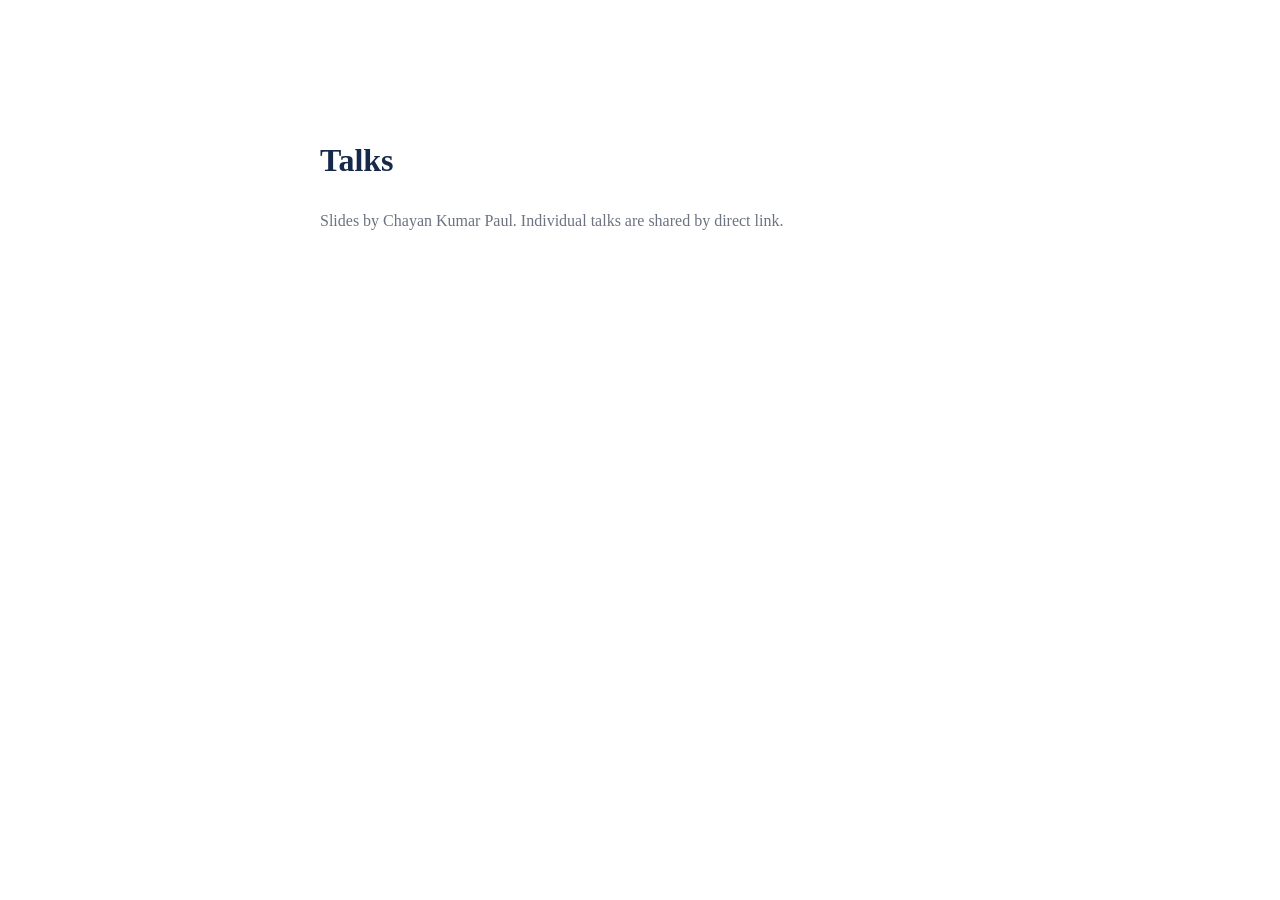
<file: index.html>
<!doctype html>
<html lang="en"><head><meta charset="utf-8"><meta name="robots" content="noindex, nofollow">
<meta name="viewport" content="width=device-width, initial-scale=1"><title>Talks — C. K. Paul</title>
<style>body{font-family:Georgia,serif;color:#16294A;max-width:640px;margin:15vh auto;padding:0 20px;line-height:1.6}p{color:#6B7280}</style></head>
<body><h1>Talks</h1><p>Slides by Chayan Kumar Paul. Individual talks are shared by direct link.</p></body></html>
</file>
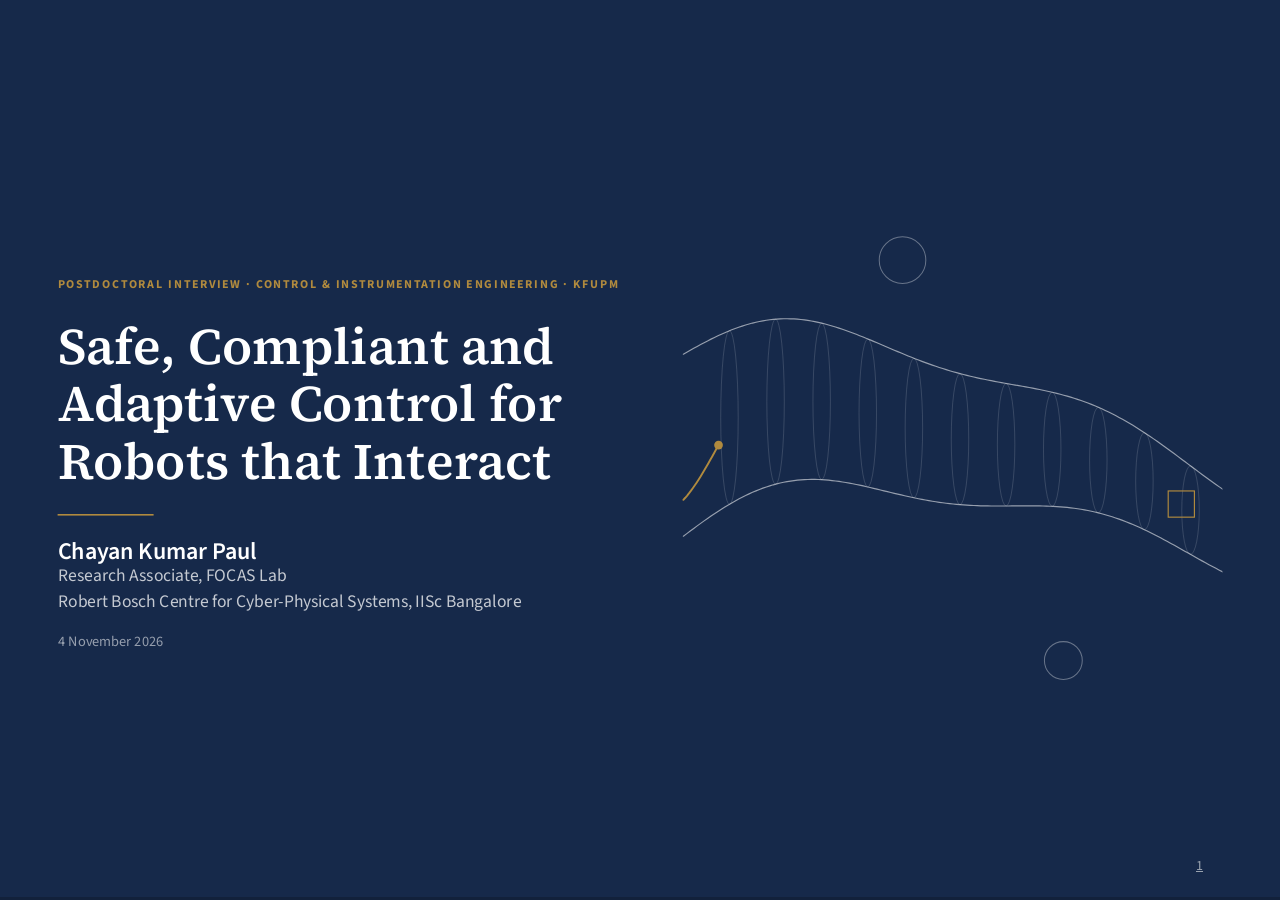
<file: kfupm-2026/index.html>
<!doctype html>
<html lang="en">
<head>
<meta charset="utf-8">
<meta name="viewport" content="width=device-width, initial-scale=1">
<meta name="robots" content="noindex, nofollow">
<title>Safe, Compliant and Adaptive Control for Robots that Interact — C. K. Paul</title>
<link rel="stylesheet" href="../vendor/reveal/reset.css">
<link rel="stylesheet" href="../vendor/reveal/reveal.css">
<link rel="stylesheet" href="../vendor/katex/katex.min.css">
<link rel="stylesheet" href="css/theme.css">
</head>
<body>
<div class="reveal">
<div class="slides">

<!-- ============================ TITLE ============================ -->
<section data-background-color="#16294A" data-nofooter>
  <div class="dark" style="display:grid;grid-template-columns:1.05fr .95fr;height:100%;align-items:center;">
    <div>
      <div class="kicker">Postdoctoral interview · Control &amp; Instrumentation Engineering · KFUPM</div>
      <h1 style="margin-top:34px;">Safe, Compliant and Adaptive Control for Robots that Interact</h1>
      <div class="goldrule"></div>
      <div class="who">Chayan Kumar Paul</div>
      <div class="aff">Research Associate, FOCAS Lab<br>Robert Bosch Centre for Cyber-Physical Systems, IISc Bangalore</div>
      <div class="date">4 November 2026</div>
    </div>
    <div id="fig-title" style="height:100%;"></div>
  </div>
  <aside class="notes">Thank the panel. One-sentence pitch: I design controllers that let robots yield to people while provably never violating safety, with explicit time guarantees. (~20 s)</aside>
</section>

<!-- ============================ BACKGROUND ============================ -->
<section class="center-y">
  <div class="kicker">Profile</div>
  <h2>Background</h2>
  <div class="cols" style="grid-template-columns:1.1fr .9fr;gap:56px;align-items:stretch;">
    <div class="stack cv">
      <div><span class="label">Current · 2026–</span><b>Research Associate, FOCAS Lab, IISc Bangalore</b><span>Robert Bosch Centre for Cyber-Physical Systems, with Dr. Pushpak Jagtap: spatiotemporal tubes and funnel-based interaction control. Mentoring a PhD student and a research intern.</span></div>
      <div><span class="label">PhD · 2020–2026</span><b>Electrical Engineering, IIT Delhi</b><span><em>Safe and Compliant Adaptive Control Strategies for Human–Robot Interaction</em> · Advisor: Prof. Indra Narayan Kar</span></div>
      <div><span class="label">B.Tech · 2015–2019</span><b>Electrical Engineering, IIEST Shibpur</b></div>
    </div>
    <div class="pmrf">
      <span class="label">Fellowship</span>
      <div class="big">Prime Minister’s Research Fellow</div>
      <div class="yrs">2022–2026 · Ministry of Education, Government of India</div>
      <ul>
        <li>India’s most competitive doctoral fellowship; funded the full PhD, hardware and conference travel</li>
        <li><b>Recommended with commendation</b> at the 2024 national PMRF review</li>
        <li>PMRF teaching: discrete-time control at NIT Jalandhar; electrical and electronics at DSEU; outreach with Science for Rural India</li>
      </ul>
    </div>
  </div>
  <div class="stats">
    <div><span class="n">3</span><span class="t">journal articles<br>(IJSS ×2, IJHCI)</span></div>
    <div><span class="n">6</span><span class="t">under review<br>(4 journal + 2 conference)</span></div>
    <div><span class="n">2</span><span class="t">conference papers<br>(IEEE CoDIT, IFAC ACODS)</span></div>
    <div><span class="n">2</span><span class="t">controllers validated<br>on hardware</span></div>
  </div>
  <aside class="notes">PhD at IIT Delhi (defended July 2026) as a Prime Minister's Research Fellow, recommended with commendation in the 2024 review; now RA at FOCAS Lab, IISc. Skim the numbers. (~50 s)</aside>
</section>

<!-- ============================ THEME ============================ -->
<section class="center-y">
  <div class="kicker">Research question</div>
  <h2 class="rq">How can a robot <b>yield to people</b> while <b>provably staying safe</b>?</h2>
  <p class="muted" style="margin:-6px 0 0;">With limited model knowledge, and with guarantees that come with a deadline. Three capabilities, each with a mathematical certificate:</p>
  <div class="cols c3" style="margin-top:34px;">
    <div class="fragment"><div class="rule"></div><div class="num">01</div><h3 style="margin-top:8px;">Learn</h3>
      <p>Identify unknown parameters <strong>in fixed time</strong>, from initial rather than persistent excitation.</p>
      <p class="xsmall muted"><em>Certificate:</em> explicit settling-time bound $\mathcal{T}_{\max}$</p></div>
    <div class="fragment"><div class="rule"></div><div class="num">02</div><h3 style="margin-top:8px;">Constrain</h3>
      <p>Never leave the safe set — <strong>even while yielding</strong> to the human.</p>
      <p class="xsmall muted"><em>Certificate:</em> forward invariance; recursive feasibility</p></div>
    <div class="fragment"><div class="rule"></div><div class="num">03</div><h3 style="margin-top:8px;">Estimate</h3>
      <p>Reconstruct <strong>unmeasured states</strong>, treating the human force as an unknown input.</p>
      <p class="xsmall muted"><em>Certificate:</em> contraction ⇒ exponential convergence</p></div>
  </div>
  <p class="quote center fragment" style="margin-top:56px;">Separate what must be guaranteed from what can be learned — and prove both.</p>
  <aside class="notes">Read the question once. Then three capabilities, each with a certificate: learn (Ch. 3 & 5), constrain (Ch. 4 & 5, tubes), estimate (Ch. 6). (~1 min)</aside>
</section>

<!-- ============================ PROBLEM ============================ -->
<section>
  <div class="kicker">Motivation</div>
  <h2>Compliance and safety under uncertainty</h2>
  <div class="cols c46" style="gap:40px;">
    <div class="stack">
      <div>
        <span class="label">Intuition: what impedance control does</span>
        <div id="fig-imp"></div>
      </div>
      <div class="panel">
        <span class="label">Task-space dynamics and target impedance</span>
        $$\begin{aligned} M_p(q)\ddot p + C_p(q,\dot q)\dot p + G_p(q) &= J^{\dagger\top}(q)\,\tau + f_{ext}\\ M\ddot e + D\dot e + K e &= f_{ext},\qquad e = p-p_d \end{aligned}$$
      </div>
    </div>
    <div class="stack">
      <div style="display:grid;grid-template-columns:1fr 1fr;gap:12px;">
        <img src="figures/motiv_surgery.jpg" alt="Surgical robots" style="height:150px;object-fit:cover;width:100%;">
        <img src="figures/motiv_warehouse.jpg" alt="Collaborative robot in a warehouse" style="height:150px;object-fit:cover;width:100%;">
      </div>
      <div>
      <table class="cmp">
        <tr><th></th><th>Model-free</th><th>Parameter<br>convergence</th><th>Explicit<br>time</th><th>Hard<br>safety</th></tr>
        <tr><td>Classical impedance</td><td class="no">×</td><td class="na">–</td><td class="na">–</td><td class="no">×</td></tr>
        <tr><td>Adaptive impedance</td><td class="yes">✓</td><td>PE only</td><td class="no">×</td><td class="no">×</td></tr>
        <tr><td>Invariance control</td><td class="no">×</td><td class="na">–</td><td class="na">–</td><td class="yes">✓</td></tr>
        <tr><td>CBF / MPC based</td><td class="no">×</td><td class="na">–</td><td class="na">–</td><td class="yes">✓</td></tr>
        <tr><td>BLF / PPC admittance</td><td class="yes">✓</td><td class="no">×</td><td class="no">×</td><td class="yes">✓<sup>†</sup></td></tr>
        <tr class="ours fragment"><td>This work</td><td>✓</td><td>✓</td><td>✓</td><td>✓</td></tr>
      </table>
      <p class="xsmall muted" style="margin-top:6px;">† conservative: bounds tied to the barrier construction rather than the task. “Model-free”: unknown parameters with known regressor structure.</p>
      </div>
    </div>
  </div>
  <div class="key fragment" style="margin-top:22px;"><strong>The gap.</strong> No single framework delivered compliance, parameter convergence in bounded time and hard state constraints — together, under model uncertainty and disturbances.</div>
  <aside class="notes">Exact cancellation needs M_p, C_p, G_p; hard limits on position/velocity; full state and force rarely measured. Reveal "this work" row, then the gap. (~1 min)</aside>
</section>

<!-- ============================ C1 ============================ -->
<section>
  <div class="kicker">PhD research · 1 of 4<span class="pubtag">Under review · European Journal of Control · with Inria</span></div>
  <h2>Fixed-time adaptive impedance control</h2>
  <div class="cols c2">
    <div class="stack">
      <div class="panel">
        <span class="label">Design</span>
        $$\begin{aligned}
        M(\dot v+\lambda v)&=M\ddot e+D\dot e+Ke-f_{ext}\\
        \tau&=J^{\top}\!\big(\Phi\hat\Theta-f_{ext}-k_1\lceil v\rfloor^{1-\alpha}-k_2\lceil v\rfloor^{1+\alpha}\big)\\
        \dot{\hat\Theta}&=\Gamma\Phi^{\top}v+\Gamma\textstyle\sum_{j\in\{F,IF\}}\big(\lceil\varepsilon_j\rfloor^{1-\alpha}+\lceil\varepsilon_j\rfloor^{1+\alpha}\big)
        \end{aligned}$$
        <p class="xsmall muted" style="margin:0;">$\lceil x\rfloor^{a}=|x|^{a}\operatorname{sign}(x)$ elementwise, $\alpha\in(0,1)$; $\varepsilon_j$: prediction errors of filtered regressors.</p>
      </div>
      <div class="key fragment">
        <strong>Theorem.</strong> If the filtered regressor is initially exciting on $[0,T]$, then for every initial condition
        $$v(t)=0,\quad \tilde\Theta(t)=0\qquad \forall\,t\ge \mathcal{T}_{\max}=T+\frac{\pi}{\alpha\sqrt{\gamma_3\gamma_4}}.$$
      </div>
    </div>
    <div class="stack">
      <div id="fig-peie"></div>
      <div class="fragment">
        <img src="figures/plot_c1_params.svg" alt="Parameter estimates" style="width:64%;margin:0 auto;">
        <p class="caption">Two-link simulation: all five estimates settle well inside $\mathcal{T}_{\max}=12.3$ s.<br>Hardware (Quanser SRV02): $\mathcal{T}_{\max}=39.7$ s, smooth and bounded input.</p>
      </div>
    </div>
  </div>
  <div class="hl3" style="margin-top:18px;">
    <div><b><i>01</i>Initial, not persistent, excitation</b>Excite only on $[0,T]$; contact then goes quasi-static.</div>
    <div><b><i>02</i>A deadline known in advance</b>Set by gains and excitation, not by the initial state.</div>
    <div><b><i>03</i>Smooth, and on hardware</b>No chattering; on the SRV02, settled within 39.7 s.</div>
  </div>
  <aside class="notes">Impedance filter turns the target relation into regulation of v. Key point: initial, not persistent, excitation — realistic for contact tasks. Bound independent of initial conditions given the excitation level. (~1:45)</aside>
</section>

<!-- ============================ C2 ============================ -->
<section>
  <div class="kicker">PhD research · 2 of 4<span class="pubtag">Int. J. Human–Computer Interaction (2026) · IEEE CoDIT (2024)</span></div>
  <h2>Safety in admittance control by reference shaping</h2>
  <div class="cols" style="grid-template-columns:1fr 1fr;gap:40px;align-items:center;">
    <div class="panel">
      <span class="label">Theory: switched reference model and invariance function</span>
      $$\dot E_r = A_{\sigma}E_r+B_a f_{ext},\qquad \sigma\in\{\text{compliant},\,\text{stiff}\}$$
      $$\Phi(E_r)=\begin{cases} h, & \dot h\le 0\\[2pt] h+\dfrac{\dot h^{2}}{2\gamma}, & \text{otherwise}\end{cases}\qquad \mathcal{G}_1\oplus\mathcal{D}\subseteq\mathcal{S}_r$$
      <p class="xsmall muted" style="margin:0;">Safe set $\{h\le 0\}$; $\Phi\le0$ ⇔ the braking distance at deceleration $\gamma$ fits before the boundary. $\mathcal{G}_1=\{\Phi\le 0\}$ invariant; MRAC error bound $\mathcal D$.</p>
    </div>
    <div><span class="label">Intuition: the same push, two references</span><div id="fig-refshape"></div></div>
  </div>
  <div class="cols" style="grid-template-columns:1fr 1fr .62fr;gap:30px;align-items:center;margin-top:22px;border-top:1px solid var(--line);padding-top:18px;">
    <img src="figures/hw_srv02_admittance.jpg" alt="Quanser SRV02 hardware" style="width:100%;max-height:290px;object-fit:contain;">
    <img src="figures/plot_c2_track.svg" alt="Hardware tracking with limits" style="width:100%;max-height:290px;object-fit:contain;">
    <div class="stack">
      <span class="label">Hardware and result</span>
      <p class="small" style="margin:0;">The operator pushes the link both ways ($|f_{ext}|\lesssim2$ N): the link <strong>complies</strong> but <strong>never crosses the limits</strong>. No barrier terms in the control law.</p>
    </div>
  </div>
  <aside class="notes">Theory on the left, intuition on the right: naive admittance crosses the boundary; the shaped reference stiffens before Φ reaches 0. No barrier terms in the control law. Note: Φ uses +ḣ²/2γ (braking distance). (~1:30)</aside>
</section>

<!-- ============================ C3 ============================ -->
<section>
  <div class="kicker">PhD research · 3 of 4<span class="pubtag">In revision · IEEE Transactions on Automation Science and Engineering</span></div>
  <h2>Fixed-time adaptation with tube MPC</h2>
  <div class="cols c64">
    <div class="stack">
      <div id="fig-tubempc"></div>
    </div>
    <div class="stack">
      <img src="figures/plot_c3_wall.svg" alt="Impedance along X with a wall" style="width:92%;margin:0 auto;">
      <img src="figures/plot_c3_y.svg" alt="Tracking along Y" style="width:92%;margin:0 auto;">
      <p class="caption">Simultaneously: compliant contact with a wall along $X$ (top) and accurate tracking along $Y$, with the $Y$-channel constraint enforced (bottom).</p>
    </div>
  </div>
  <aside class="notes">Contact direction: fixed-time impedance. Other directions: tube MPC on a linear prediction model (A_d = e^{-λT_s} I). Click: after T_max the parametric part of the disturbance set vanishes, so the tube shrinks — less conservative. Recursive feasibility via shifted sequence. (~1:30)</aside>
</section>

<!-- ============================ C4 ============================ -->
<section>
  <div class="kicker">PhD research · 4 of 4<span class="pubtag">Int. J. Systems Science (2025)</span></div>
  <h2>Unknown-input dynamic observer via contraction</h2>
  <div class="cols c334">
    <div class="stack">
      <img src="figures/flexible_joint.jpg" alt="Flexible joint">
      <p class="small muted">Flexible joints give inherent compliance, but link-side states are hard to measure and the human force is unknown.</p>
    </div>
    <div class="stack">
      <div class="panel"><span class="label">Model</span>
        $$\dot x=Ax+g(y,u)+\phi(x)+F\,d,\qquad y=Cx$$
        <p class="xsmall muted" style="margin:0;">$d$: the human force, unknown and not measured.</p></div>
      <div><span class="label">How the observer works</span>
        <ol class="steps3">
          <li><b>Cancel the unknown push.</b> A matrix $T$ with $TF=0$ removes $d$ from the dynamics.</li>
          <li><b>Add extra observer states.</b> More design freedom; proportional and PI observers are special cases.</li>
          <li><b>Certify with contraction.</b> One LMI gives exponential convergence from any initial guess.</li>
        </ol></div>
    </div>
    <div class="stack">
      <img src="figures/plot_c4_err.svg" alt="Estimation error" style="width:100%;">
      <img src="figures/plot_c4_state.svg" alt="State comparison" style="width:100%;">
      <p class="caption">Error within an exponential envelope; faster than a proportional UI observer (simulation).</p>
    </div>
  </div>
  <div class="key" style="margin-top:24px;"><strong>Result:</strong> link-side states recovered <strong>without a force sensor</strong>, exponentially fast, from any initial guess.</div>
  <aside class="notes">Extra observer states (X,Y,S) enlarge the LMI feasible set; proportional / PI observers are special cases. (~1 min)</aside>
</section>

<!-- ============================ STT ============================ -->
<section>
  <div class="kicker">Current work · FOCAS Lab, IISc</div>
  <h2>Spatiotemporal tubes for safe task-space control</h2>
  <div class="cols" style="grid-template-columns:1.3fr .62fr .88fr;gap:28px;align-items:center;">
    <div id="fig-stt-t"></div>
    <div id="fig-stt-w"></div>
    <div class="clip">
      <video data-autoplay muted loop playsinline preload="auto" poster="media/fr3_tracking.jpg" src="media/fr3_tracking.mp4"></video>
      <span class="tag">Franka FR3</span>
      <p class="caption" style="margin-top:8px;">Tracking a target moved by hand (4× speed).</p>
    </div>
  </div>
  <div class="hl3 big" style="margin-top:34px;">
    <div><b><i>1</i>Draw a corridor in space and time</b>A tube $\Gamma(t)=\{p:\gamma_L(t)&lt;p&lt;\gamma_U(t)\}$ says where the end effector may be at every instant.</div>
    <div><b><i>2</i>Bend it around danger</b>The tube avoids moving obstacles $\mathcal{O}(t)$ and singular arm configurations, and reaches the target on time.</div>
    <div><b><i>3</i>Stay inside, in closed form</b>An approximation-free law keeps $p(t)\in\Gamma(t)$ for all $t$: no model learning, no online optimisation.</div>
  </div>
  <p class="quote center" style="margin-top:34px;">Safety is decided when the tube is drawn; the controller only has to stay inside it.</p>
  <aside class="notes">Animation: the time cursor and the arm move together; the tube excludes the moving obstacle and the near-singular band (stretched/folded arm). Concept-level only — under double-blind review. (~1:20)</aside>
</section>

<!-- ============================ FUNNEL ============================ -->
<section>
  <div class="kicker">Current work · FOCAS Lab, IISc</div>
  <h2>Funnel-based interaction control</h2>
  <div class="cols" style="grid-template-columns:.9fr 1.1fr;gap:36px;align-items:center;">
    <div id="fig-funnel"></div>
    <div class="panel"><span class="label">Idea</span>
      <p style="margin:0;">Keep the error inside a shrinking funnel, $\|e(t)\|&lt;\varphi(t)$:</p>
      $$u=-\frac{k}{1-\|e\|^{2}/\varphi(t)^{2}}\;e$$
      <p class="xsmall muted" style="margin:0;">No model, no estimation; the gain rises only near the edge.</p>
    </div>
  </div>
  <div class="cols" style="grid-template-columns:1.5fr .7fr;gap:32px;margin-top:18px;align-items:start;">
    <div>
      <span class="label">The challenge in physical interaction</span>
      <div class="chips four">
        <span><i>01</i>Unknown push → gain spikes</span>
        <span><i>02</i>Tight funnel → stiff robot</span>
        <span><i>03</i>Noise amplified near the edge</span>
        <span><i>04</i>Stability with a human is not automatic</span>
      </div>
    </div>
    <div class="clip">
      <video data-autoplay muted loop playsinline preload="auto" poster="media/fr3_peg.jpg" src="media/fr3_peg.mp4"></video>
      <span class="tag">Franka FR3</span>
      <p class="caption" style="margin-top:8px;">Contact-rich peg insertion (3× speed).</p>
    </div>
  </div>
  <div class="key" style="margin-top:14px;">Tubes give <strong>safety</strong>, funnels give <strong>interaction performance</strong>, fixed-time tools give the <strong>deadlines</strong>.</div>
  <aside class="notes">Funnel bounds a tracking/interaction error; STT bounds the state directly. Both closed-form. (~1 min)</aside>
</section>

<!-- ============================ PUBLICATIONS ============================ -->
<section>
  <div class="kicker">Track record</div>
  <h2>Publications</h2>
  <div class="cols" style="grid-template-columns:1fr 1fr;gap:44px;">
    <div class="pubs">
      <span class="label">Journal articles</span>
      <div class="row"><div><strong>C. K. Paul</strong>, B. S. Dey, I. N. Kar. Safety in admittance control using reference trajectory shaping. <em>Int. J. Human–Computer Interaction</em>, 2026.</div><div class="st">Published</div></div>
      <div class="row"><div>B. S. Dey, <strong>C. K. Paul</strong>, I. N. Kar. A matrix measure framework for incremental stability of mixed-mode switched systems. <em>Int. J. Systems Science</em>, 2026.</div><div class="st">Published</div></div>
      <div class="row"><div><strong>C. K. Paul</strong>, I. N. Kar, S. Janardhanan. Unknown input dynamic observer for nonlinear systems using contraction analysis. <em>Int. J. Systems Science</em>, 2025.</div><div class="st">Published</div></div>
      <span class="label" style="margin-top:14px;">Conferences</span>
      <div class="row"><div><strong>C. K. Paul</strong>, B. S. Dey, I. N. Kar. Safe human–robot interaction using switched model reference admittance control. <em>IEEE CoDIT</em>, 2024.</div><div class="st">Published</div></div>
      <div class="row"><div><strong>C. K. Paul</strong>, N. Patel, B. S. Dey, I. N. Kar. Adaptive impedance control: a contraction theory approach. <em>IFAC ACODS</em>, 2024.</div><div class="st">Published</div></div>
    </div>
    <div class="pubs">
      <span class="label">Under review</span>
      <div class="row"><div><strong>C. K. Paul</strong>, B. S. Dey, I. N. Kar. Safe pHRI via fixed-time concurrent-learning impedance control. <em>IEEE T-ASE</em>.</div><div class="st">In revision</div></div>
      <div class="row"><div><strong>C. K. Paul</strong>, K. Nath, I. N. Kar, D. Efimov, R. Ushirobira. Fixed-time adaptive impedance control with excitation-aware parameter estimation. <em>European J. Control</em>.</div><div class="st">Submitted</div></div>
      <div class="row"><div><strong>C. K. Paul</strong>, K. Nath, I. N. Kar, D. Efimov, R. Ushirobira. Fixed-time MRAC via excitation-preserving delayed regressors. <em>Automatica</em>.</div><div class="st">Submitted</div></div>
      <div class="row"><div>A. Sharma, <strong>C. K. Paul</strong>, S. Janardhanan. Observer-based fixed-time nested sliding-mode control of a single-link flexible manipulator. <em>Trans. Inst. Meas. Control</em>.</div><div class="st">Submitted</div></div>
      <div class="row"><div>Two manuscripts under double-blind review: <em>IEEE RA-L</em> and <em>ICRA</em>.</div><div class="st">Under review</div></div>
    </div>
  </div>
  <div class="hl3 plain" style="margin-top:22px;">
    <div><b>Methods</b>Fixed-time stability, adaptive and concurrent learning, set invariance, tube MPC, contraction, sliding modes, funnels and tubes.</div>
    <div><b>Implementation</b>Real-time experiments on the <strong>Franka Research 3</strong> and the Quanser SRV02; ROS 2, MATLAB/Simulink, Python.</div>
    <div><b>Teaching</b>IIT Delhi labs and tutorials (basic electrical, control, nonlinear systems, robotics); NIT Jalandhar; DSEU.</div>
  </div>
  <aside class="notes">Skim; do not read. (~30 s)</aside>
</section>

<!-- ============================ PLAN ============================ -->
<section>
  <div class="kicker">Outlook</div>
  <h2>Research plan at KFUPM CIE</h2>
  <div class="cols c2" style="gap:36px;">
    <div><span class="label">People and robots, one task, all safe · T1 + T2</span><div id="fig-team" class="figbox"></div></div>
    <div><span class="label">An aerial swarm with a tube for every drone · T3</span><div id="fig-swarm" class="figbox"></div></div>
  </div>
  <div class="hl3" style="margin-top:34px;">
    <div><b><i>T1</i>Safe human–robot collaboration</b>Tubes, funnels and fixed-time learning on cobots, with unmodelled humans.</div>
    <div><b><i>T2</i>Safety without seeing everything</b>No force sensor or full state; survive actuator faults; discrete time.</div>
    <div><b><i>T3</i>Safe multi-robot and aerial systems</b>Tubes for fleets and swarms under communication limits.</div>
  </div>
  <div class="tl fragment" style="margin-top:44px;">
    <div><b>Months 0–8</b>T1 on lab cobots; T2 theory; first journal submission</div>
    <div><b>Months 8–16</b>T1 experiments; T3 in simulation; conference papers</div>
    <div><b>Months 16–24</b>Demonstrations; joint proposals; student co-supervision</div>
  </div>
  <aside class="notes">Left: a person and two mobile arms carry one object; the arms yield to the push but stay inside the tube, and the load is learned in fixed time (T1, T2). Right: a drone swarm squeezes through a gap, every drone inside its own tube (T3). Click: timeline. (~1:20)</aside>
</section>

<!-- ============================ FIT ============================ -->
<section class="center-y">
  <div class="kicker">Outlook</div>
  <h2>Fit with the department</h2>
  <div id="fig-fit" style="margin-top:10px;"></div>
  <div class="key" style="margin-top:20px;">I would bring certified safety and fixed-time learning for physical interaction, and connect them to the department's robotics, unmanned-systems and logistics projects.</div>
  <aside class="notes">(~40 s)</aside>
</section>

<!-- ============================ THANK YOU + BACKUPS (down) ============================ -->
<section>
<section data-background-color="#16294A" data-nofooter>
  <div class="dark" style="height:100%;display:flex;flex-direction:column;justify-content:center;">
    <h1 style="font-size:84px;">Thank you</h1>
    <div class="goldrule"></div>
    <ul style="font-size:26px;max-width:1250px;">
      <li>Compliant, provably safe interaction control with explicit settling-time certificates</li>
      <li>Hardware-validated on a one-degree-of-freedom testbed; published and under review in leading journals</li>
      <li>A 24-month plan on certified-safe autonomy around people, aligned with CIE research</li>
    </ul>
    <a class="site" href="https://www.ckpaul.in" target="_blank" rel="noopener">
      <img src="media/ckpaul-qr.svg" alt="QR code for www.ckpaul.in">
      <span><small>Papers, videos, code and CV</small><b>www.ckpaul.in</b></span>
    </a>
    <div class="date" style="margin-top:34px;">Chayan Kumar Paul · chayankumar1@iisc.ac.in &nbsp;&nbsp;|&nbsp;&nbsp; Backup slides: press ↓</div>
  </div>
</section>

<section>
  <div class="kicker">Backup A</div>
  <h2>Stability notions and the fixed-time bound</h2>
  <div class="cols c2">
    <div><div id="fig-stab"></div><p class="caption">$\dot V=-4V$ · $\dot V=-2\sqrt V$ · $\dot V=-2\sqrt V-2V^{3/2}$ (log scale). Dashed: fixed-time from $V_0=500$, still settled before $\mathcal{T}_{\max}$.</p></div>
    <div class="stack">
      <div class="panel"><span class="label">Lemma (Polyakov, IEEE TAC 2012)</span>
        <p class="small">If $\dot{\mathcal V}\le-\gamma_a\mathcal V^{1+p}-\gamma_b\mathcal V^{1-p}$ with $0&lt;p&lt;1$, the origin is fixed-time stable and</p>
        $$\mathcal{T}(x_0)\le\mathcal{T}_{\max}=\frac{\pi}{2p\sqrt{\gamma_a\gamma_b}}.$$
        <p class="xsmall muted" style="margin:0;">Proof idea: $w=\mathcal V^{p}$ gives $\dot w\le-p(\gamma_b+\gamma_a w^{2})$; the arctangent is bounded by $\pi/2$.</p></div>
      <div class="panel"><span class="label">In my designs</span><p class="small" style="margin:0;">$\lceil\cdot\rfloor^{1-\alpha}$ acts near the origin, $\lceil\cdot\rfloor^{1+\alpha}$ far away. The right-hand side is continuous, so there is no sliding-mode chattering. A smaller $\mathcal{T}_{\max}$ requires larger $\Gamma,k_1,k_2$ and gives higher torque peaks.</p></div>
    </div>
  </div>
</section>

<section class="center-y">
  <div class="kicker">Backup B</div>
  <h2>Why initial excitation is enough</h2>
  <div class="cols c2">
    <div class="stack">
      <div class="panel"><span class="label">Regressor filters (zero initial states)</span>
        $$\begin{aligned} Z\Theta&=\tau_1\\ \dot Z_F&=-kZ_F+Z,\quad \dot\tau_{1F}=-k\tau_{1F}+\tau_1\\ \dot Z_{IF}&=-kZ_{IF}+Z_F^{\top}Z_F \end{aligned}$$</div>
      <div class="key small">If IE holds on $[0,T]$, then $\lambda_{\min}(Z_{IF})\ge\mu>0$ on $[T,T_1]$ — long enough to converge before $\mathcal{T}_{\max}\le T_1$, after which $\tilde\Theta=0$ is invariant (disturbance-free case). With forgetting $k>0$ and no new excitation, $\lambda_{\min}(Z_{IF})$ eventually decays; hence the window.</div>
    </div>
    <div class="stack small">
      <div><span class="label">Physical view</span>A contact task has a short transient followed by quasi-static contact: PE fails, IE holds.</div>
      <div><span class="label">Practical check</span>Monitor $\lambda_{\min}(Z_{IF}(t))$ online; the certificate is active once it exceeds $\mu$.</div>
      <div><span class="label">Special case</span>$\alpha=0$ recovers the classical asymptotic combined / concurrent-learning update.</div>
    </div>
  </div>
</section>

<section class="center-y">
  <div class="kicker">Backup C</div>
  <h2>Tube MPC: formulation, feasibility, computation</h2>
  <div class="cols c2">
    <div class="stack">
      <div class="panel"><span class="label">Tube-MPC problem</span>
        $$\begin{aligned}\min_{\bar u}\ &\textstyle\sum_{j=0}^{N-1}\big(\|\bar v_{k+j}\|_Q^2+\|\bar u_{k+j}\|_R^2\big)+\|\bar v_{k+N}\|_P^2\\
        \text{s.t.}\ &\bar v_{k+j+1}=A_d\bar v_{k+j}+B_d\bar u_{k+j},\\ &\bar v_{k+j}\in\mathcal V\ominus\mathcal E_b,\quad \bar v_{k+N}\in\mathcal V_f,\\ &u_k=\bar u_k^{*}+K_d(v_k-\bar v_k),\quad A_d+B_dK_d\ \text{Schur}\end{aligned}$$</div>
      <div class="panel"><span class="label">Guarantees</span><p class="small" style="margin:0;">Recursive feasibility via the shifted sequence; $J^{*}$ is a Lyapunov function, so $\bar v_k\to0$; the true state stays in $\bar v_k\oplus\mathcal E_b$, with $\mathcal E_b$ robust positively invariant.</p></div>
    </div>
    <div class="stack small">
      <div><span class="label">Less conservative</span>The disturbance set has a parametric part that vanishes after $\mathcal{T}_{\max}$, so the tube can be recomputed smaller.</div>
      <div><span class="label">Computation</span>$A_d=e^{-\lambda T_s}I$ with box constraints gives a small dense QP ($N=40$, $T_s=1$ ms). Terminal ingredients are computed offline.</div>
      <div><span class="label">If the budget is tight</span>Explicit (multi-parametric) MPC, warm-started first-order solvers, or a shorter horizon with a larger terminal set.</div>
    </div>
  </div>
</section>

<section class="center-y">
  <div class="kicker">Backup D</div>
  <h2>Contraction and the observer design equations</h2>
  <div class="cols c2">
    <div class="panel"><span class="label">Contraction</span>
      <p class="small">$\dot x=f(x,t)$ is contracting in a metric $\mathcal M(x,t)\succ0$ if</p>
      $$\frac{\partial f}{\partial x}^{\!\top}\!\mathcal M+\dot{\mathcal M}+\mathcal M\frac{\partial f}{\partial x}\preceq-2\beta\mathcal M,\quad \beta>0.$$
      <p class="small" style="margin:0;">All trajectories converge to each other exponentially. A virtual system with particular solutions $x$ and $\hat x$ then gives $\hat x\to x$.</p></div>
    <div class="panel"><span class="label">Linear matrix equations</span>
      $$PT-TA+QC=0,\quad XT+YC=0,\quad WT+ZC=I$$
      <p class="small" style="margin:0;">Stack as $\Pi\Sigma=\Lambda$ with $\Pi=[P\ Q\ X\ Y\ W\ Z]$; solvable iff $\operatorname{rank}\begin{bmatrix}\Sigma\\ \Lambda\end{bmatrix}=\operatorname{rank}\Sigma$; general solution $\Pi=\Pi_0+\mathcal Z_1(I-\Sigma\Sigma^{\dagger})$. The free block $\mathcal Z_1$ is used to satisfy the convergence LMI at the vertices bounding the Jacobian of $\phi$.</p></div>
  </div>
</section>

<section class="center-y">
  <div class="kicker">Backup E</div>
  <h2>Safety tools: how they compare</h2>
  <table class="cmp left" style="font-size:20px;">
    <tr><th>Method</th><th>Model needed</th><th>Online cost</th><th>Constraint type</th><th>Typical caveat</th></tr>
    <tr><td>CBF–QP</td><td>control-affine model</td><td>QP each step</td><td>state set $h(x)\ge0$</td><td>feasibility under input limits; high relative degree</td></tr>
    <tr><td>Barrier Lyapunov function</td><td>partial (backstepping)</td><td>closed form</td><td>error / state bounds</td><td>initial-condition requirements; design complexity</td></tr>
    <tr><td>Prescribed performance / funnel</td><td>structural only</td><td>closed form</td><td>error envelope $\varphi(t)$</td><td>gain grows near the boundary; noise sensitivity</td></tr>
    <tr><td>Spatiotemporal tubes</td><td>structural only</td><td>closed form</td><td>time-varying state tube</td><td>the tube must be designed (obstacle knowledge)</td></tr>
    <tr><td>Tube MPC</td><td>nominal linear model</td><td>QP each step</td><td>state and input sets</td><td>computation; conservatism of the invariant set</td></tr>
    <tr><td>Reference shaping (mine)</td><td>none in the safety layer</td><td>closed form</td><td>state set via $\Phi$</td><td>needs a good tracking loop; switching design</td></tr>
  </table>
</section>

<section class="center-y">
  <div class="kicker">Backup F</div>
  <h2>Assumptions and limitations</h2>
  <div class="cols c2">
    <div><span class="label">Standing assumptions</span><ul class="small">
      <li>Dynamics linear in the parameters (known regressor)</li>
      <li>Interaction force measured; disturbances bounded with a known bound</li>
      <li>Full state available in Ch. 3–5; safe set known, initial state inside it</li>
      <li>Non-singular Jacobian along the task (now addressed with tubes)</li></ul></div>
    <div><span class="label">Limitations and next steps</span><ul class="small">
      <li>Hardware so far is single-DoF → multi-DoF cobot experiments</li>
      <li>Ch. 5–6 validated in simulation → hardware</li>
      <li>$\mathcal{T}_{\max}$ is a worst-case bound → tighter estimates</li>
      <li>Continuous-time proofs → discrete-time guarantees</li>
      <li>Observer and controller designed separately → observer-based safe interaction</li></ul></div>
  </div>
</section>
</section>

</div>
</div>
<div id="footer"><span>Chayan Kumar Paul · Postdoctoral interview, KFUPM</span><span></span></div>

<script src="../vendor/katex/katex.min.js"></script>
<script src="../vendor/katex/contrib/auto-render.min.js"></script>
<script src="../vendor/reveal/reveal.js"></script>
<script src="../vendor/reveal/plugin/notes/notes.js"></script>
<script src="js/figures.js"></script>
<script>
  renderMathInElement(document.querySelector('.slides'), {
    delimiters: [{left:'$$',right:'$$',display:true},{left:'$',right:'$',display:false}],
    throwOnError: false
  });
  const deck = new Reveal({
    width: 1600, height: 900, margin: 0, minScale: 0.2, maxScale: 2.0,
    hash: true, center: false, controls: false, progress: true,
    slideNumber: 'h.v', pdfSeparateFragments: false, transition: 'fade', transitionSpeed: 'fast', backgroundTransition: 'fade',
    plugins: [RevealNotes]
  });
  window.deck = deck; window.__figuresReady(deck);
  deck.initialize();
</script>
</body>
</html>
</file>
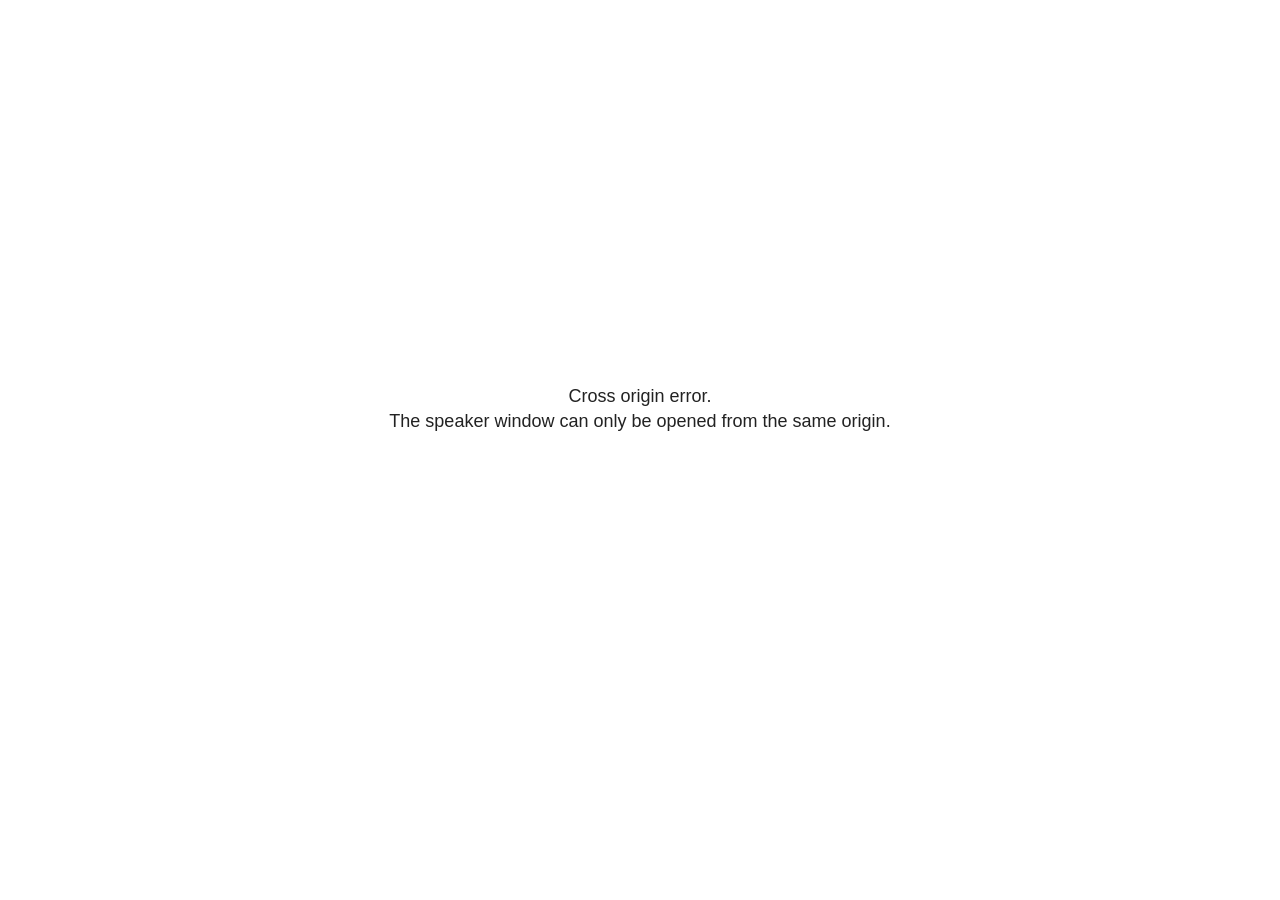
<file: vendor/reveal/plugin/notes/speaker-view.html>
<!--
	NOTE: You need to build the notes plugin after making changes to this file.
-->
<html lang="en">
	<head>
		<meta charset="utf-8">

		<title>reveal.js - Speaker View</title>

		<style>
			body {
				font-family: Helvetica;
				font-size: 18px;
			}

			#current-slide,
			#upcoming-slide,
			#speaker-controls {
				padding: 6px;
				box-sizing: border-box;
				-moz-box-sizing: border-box;
			}

			#current-slide iframe,
			#upcoming-slide iframe {
				width: 100%;
				height: 100%;
				border: 1px solid #ddd;
			}

			#current-slide .label,
			#upcoming-slide .label {
				position: absolute;
				top: 10px;
				left: 10px;
				z-index: 2;
			}

			#connection-status {
				position: absolute;
				top: 0;
				left: 0;
				width: 100%;
				height: 100%;
				z-index: 20;
				padding: 30% 20% 20% 20%;
				font-size: 18px;
				color: #222;
				background: #fff;
				text-align: center;
				box-sizing: border-box;
				line-height: 1.4;
			}

			.overlay-element {
				height: 34px;
				line-height: 34px;
				padding: 0 10px;
				text-shadow: none;
				background: rgba( 220, 220, 220, 0.8 );
				color: #222;
				font-size: 14px;
			}

			.overlay-element.interactive:hover {
				background: rgba( 220, 220, 220, 1 );
			}

			#current-slide {
				position: absolute;
				width: 60%;
				height: 100%;
				top: 0;
				left: 0;
				padding-right: 0;
			}

			#upcoming-slide {
				position: absolute;
				width: 40%;
				height: 40%;
				right: 0;
				top: 0;
			}

			/* Speaker controls */
			#speaker-controls {
				position: absolute;
				top: 40%;
				right: 0;
				width: 40%;
				height: 60%;
				overflow: auto;
				font-size: 18px;
			}

				.speaker-controls-time.hidden,
				.speaker-controls-notes.hidden {
					display: none;
				}

				.speaker-controls-time .label,
				.speaker-controls-pace .label,
				.speaker-controls-notes .label {
					text-transform: uppercase;
					font-weight: normal;
					font-size: 0.66em;
					color: #666;
					margin: 0;
				}

				.speaker-controls-time, .speaker-controls-pace {
					border-bottom: 1px solid rgba( 200, 200, 200, 0.5 );
					margin-bottom: 10px;
					padding: 10px 16px;
					padding-bottom: 20px;
					cursor: pointer;
				}

				.speaker-controls-time .reset-button {
					opacity: 0;
					float: right;
					color: #666;
					text-decoration: none;
				}
				.speaker-controls-time:hover .reset-button {
					opacity: 1;
				}

				.speaker-controls-time .timer,
				.speaker-controls-time .clock {
					width: 50%;
				}

				.speaker-controls-time .timer,
				.speaker-controls-time .clock,
				.speaker-controls-time .pacing .hours-value,
				.speaker-controls-time .pacing .minutes-value,
				.speaker-controls-time .pacing .seconds-value {
					font-size: 1.9em;
				}

				.speaker-controls-time .timer {
					float: left;
				}

				.speaker-controls-time .clock {
					float: right;
					text-align: right;
				}

				.speaker-controls-time span.mute {
					opacity: 0.3;
				}

				.speaker-controls-time .pacing-title {
					margin-top: 5px;
				}

				.speaker-controls-time .pacing.ahead {
					color: blue;
				}

				.speaker-controls-time .pacing.on-track {
					color: green;
				}

				.speaker-controls-time .pacing.behind {
					color: red;
				}

				.speaker-controls-notes {
					padding: 10px 16px;
				}

				.speaker-controls-notes .value {
					margin-top: 5px;
					line-height: 1.4;
					font-size: 1.2em;
				}

			/* Layout selector */
			#speaker-layout {
				position: absolute;
				top: 10px;
				right: 10px;
				color: #222;
				z-index: 10;
			}
				#speaker-layout select {
					position: absolute;
					width: 100%;
					height: 100%;
					top: 0;
					left: 0;
					border: 0;
					box-shadow: 0;
					cursor: pointer;
					opacity: 0;

					font-size: 1em;
					background-color: transparent;

					-moz-appearance: none;
					-webkit-appearance: none;
					-webkit-tap-highlight-color: rgba(0, 0, 0, 0);
				}

				#speaker-layout select:focus {
					outline: none;
					box-shadow: none;
				}

			.clear {
				clear: both;
			}

			/* Speaker layout: Wide */
			body[data-speaker-layout="wide"] #current-slide,
			body[data-speaker-layout="wide"] #upcoming-slide {
				width: 50%;
				height: 45%;
				padding: 6px;
			}

			body[data-speaker-layout="wide"] #current-slide {
				top: 0;
				left: 0;
			}

			body[data-speaker-layout="wide"] #upcoming-slide {
				top: 0;
				left: 50%;
			}

			body[data-speaker-layout="wide"] #speaker-controls {
				top: 45%;
				left: 0;
				width: 100%;
				height: 50%;
				font-size: 1.25em;
			}

			/* Speaker layout: Tall */
			body[data-speaker-layout="tall"] #current-slide,
			body[data-speaker-layout="tall"] #upcoming-slide {
				width: 45%;
				height: 50%;
				padding: 6px;
			}

			body[data-speaker-layout="tall"] #current-slide {
				top: 0;
				left: 0;
			}

			body[data-speaker-layout="tall"] #upcoming-slide {
				top: 50%;
				left: 0;
			}

			body[data-speaker-layout="tall"] #speaker-controls {
				padding-top: 40px;
				top: 0;
				left: 45%;
				width: 55%;
				height: 100%;
				font-size: 1.25em;
			}

			/* Speaker layout: Notes only */
			body[data-speaker-layout="notes-only"] #current-slide,
			body[data-speaker-layout="notes-only"] #upcoming-slide {
				display: none;
			}

			body[data-speaker-layout="notes-only"] #speaker-controls {
				padding-top: 40px;
				top: 0;
				left: 0;
				width: 100%;
				height: 100%;
				font-size: 1.25em;
			}

			@media screen and (max-width: 1080px) {
				body[data-speaker-layout="default"] #speaker-controls {
					font-size: 16px;
				}
			}

			@media screen and (max-width: 900px) {
				body[data-speaker-layout="default"] #speaker-controls {
					font-size: 14px;
				}
			}

			@media screen and (max-width: 800px) {
				body[data-speaker-layout="default"] #speaker-controls {
					font-size: 12px;
				}
			}

		</style>
	</head>

	<body>

		<div id="connection-status">Loading speaker view...</div>

		<div id="current-slide"></div>
		<div id="upcoming-slide"><span class="overlay-element label">Upcoming</span></div>
		<div id="speaker-controls">
			<div class="speaker-controls-time">
				<h4 class="label">Time <span class="reset-button">Click to Reset</span></h4>
				<div class="clock">
					<span class="clock-value">0:00 AM</span>
				</div>
				<div class="timer">
					<span class="hours-value">00</span><span class="minutes-value">:00</span><span class="seconds-value">:00</span>
				</div>
				<div class="clear"></div>

				<h4 class="label pacing-title" style="display: none">Pacing – Time to finish current slide</h4>
				<div class="pacing" style="display: none">
					<span class="hours-value">00</span><span class="minutes-value">:00</span><span class="seconds-value">:00</span>
				</div>
			</div>

			<div class="speaker-controls-notes hidden">
				<h4 class="label">Notes</h4>
				<div class="value"></div>
			</div>
		</div>
		<div id="speaker-layout" class="overlay-element interactive">
			<span class="speaker-layout-label"></span>
			<select class="speaker-layout-dropdown"></select>
		</div>

		<script>

			(function() {

				var notes,
					notesValue,
					currentState,
					currentSlide,
					upcomingSlide,
					layoutLabel,
					layoutDropdown,
					pendingCalls = {},
					lastRevealApiCallId = 0,
					connected = false

				var connectionStatus = document.querySelector( '#connection-status' );

				var SPEAKER_LAYOUTS = {
					'default': 'Default',
					'wide': 'Wide',
					'tall': 'Tall',
					'notes-only': 'Notes only'
				};

				setupLayout();

				let openerOrigin;

				try {
					openerOrigin = window.opener.location.origin;
				}
				catch ( error ) { console.warn( error ) }

				// In order to prevent XSS, the speaker view will only run if its
				// opener has the same origin as itself
				if( window.location.origin !== openerOrigin ) {
					connectionStatus.innerHTML = 'Cross origin error.<br>The speaker window can only be opened from the same origin.';
					return;
				}

				var connectionTimeout = setTimeout( function() {
					connectionStatus.innerHTML = 'Error connecting to main window.<br>Please try closing and reopening the speaker view.';
				}, 5000 );

				window.addEventListener( 'message', function( event ) {

					// Validate the origin of all messages to avoid parsing messages
					// that aren't meant for us. Ignore when running off file:// so
					// that the speaker view continues to work without a web server.
					if( window.location.origin !== event.origin && window.location.origin !== 'file://' ) {
						return
					}

					clearTimeout( connectionTimeout );
					connectionStatus.style.display = 'none';

					var data = JSON.parse( event.data );

					// The overview mode is only useful to the reveal.js instance
					// where navigation occurs so we don't sync it
					if( data.state ) delete data.state.overview;

					// Messages sent by the notes plugin inside of the main window
					if( data && data.namespace === 'reveal-notes' ) {
						if( data.type === 'connect' ) {
							handleConnectMessage( data );
						}
						else if( data.type === 'state' ) {
							handleStateMessage( data );
						}
						else if( data.type === 'return' ) {
							pendingCalls[data.callId](data.result);
							delete pendingCalls[data.callId];
						}
					}
					// Messages sent by the reveal.js inside of the current slide preview
					else if( data && data.namespace === 'reveal' ) {
						if( /ready/.test( data.eventName ) ) {
							// Send a message back to notify that the handshake is complete
							window.opener.postMessage( JSON.stringify({ namespace: 'reveal-notes', type: 'connected'} ), '*' );
						}
						else if( /slidechanged|fragmentshown|fragmenthidden|paused|resumed/.test( data.eventName ) && currentState !== JSON.stringify( data.state ) ) {

							dispatchStateToMainWindow( data.state );

						}
					}

				} );

				/**
				 * Updates the presentation in the main window to match the state
				 * of the presentation in the notes window.
				 */
				const dispatchStateToMainWindow = debounce(( state ) => {
					window.opener.postMessage( JSON.stringify({ method: 'setState', args: [ state ]} ), '*' );
				}, 500);

				/**
				 * Asynchronously calls the Reveal.js API of the main frame.
				 */
				function callRevealApi( methodName, methodArguments, callback ) {

					var callId = ++lastRevealApiCallId;
					pendingCalls[callId] = callback;
					window.opener.postMessage( JSON.stringify( {
						namespace: 'reveal-notes',
						type: 'call',
						callId: callId,
						methodName: methodName,
						arguments: methodArguments
					} ), '*' );

				}

				/**
				 * Called when the main window is trying to establish a
				 * connection.
				 */
				function handleConnectMessage( data ) {

					if( connected === false ) {
						connected = true;

						setupIframes( data );
						setupKeyboard();
						setupNotes();
						setupTimer();
						setupHeartbeat();
					}

				}

				/**
				 * Called when the main window sends an updated state.
				 */
				function handleStateMessage( data ) {

					// Store the most recently set state to avoid circular loops
					// applying the same state
					currentState = JSON.stringify( data.state );

					// No need for updating the notes in case of fragment changes
					if ( data.notes ) {
						notes.classList.remove( 'hidden' );
						notesValue.style.whiteSpace = data.whitespace;
						if( data.markdown ) {
							notesValue.innerHTML = marked( data.notes );
						}
						else {
							notesValue.innerHTML = data.notes;
						}
					}
					else {
						notes.classList.add( 'hidden' );
					}

					// Update the note slides
					currentSlide.contentWindow.postMessage( JSON.stringify({ method: 'setState', args: [ data.state ] }), '*' );
					upcomingSlide.contentWindow.postMessage( JSON.stringify({ method: 'setState', args: [ data.state ] }), '*' );
					upcomingSlide.contentWindow.postMessage( JSON.stringify({ method: 'next' }), '*' );

				}

				// Limit to max one state update per X ms
				handleStateMessage = debounce( handleStateMessage, 200 );

				/**
				 * Forward keyboard events to the current slide window.
				 * This enables keyboard events to work even if focus
				 * isn't set on the current slide iframe.
				 *
				 * Block F5 default handling, it reloads and disconnects
				 * the speaker notes window.
				 */
				function setupKeyboard() {

					document.addEventListener( 'keydown', function( event ) {
						if( event.keyCode === 116 || ( event.metaKey && event.keyCode === 82 ) ) {
							event.preventDefault();
							return false;
						}
						currentSlide.contentWindow.postMessage( JSON.stringify({ method: 'triggerKey', args: [ event.keyCode ] }), '*' );
					} );

				}

				/**
				 * Creates the preview iframes.
				 */
				function setupIframes( data ) {

					var params = [
						'receiver',
						'progress=false',
						'history=false',
						'transition=none',
						'autoSlide=0',
						'backgroundTransition=none'
					].join( '&' );

					var urlSeparator = /\?/.test(data.url) ? '&' : '?';
					var hash = '#/' + data.state.indexh + '/' + data.state.indexv;
					var currentURL = data.url + urlSeparator + params + '&scrollActivationWidth=false&postMessageEvents=true' + hash;
					var upcomingURL = data.url + urlSeparator + params + '&scrollActivationWidth=false&controls=false' + hash;

					currentSlide = document.createElement( 'iframe' );
					currentSlide.setAttribute( 'width', 1280 );
					currentSlide.setAttribute( 'height', 1024 );
					currentSlide.setAttribute( 'src', currentURL );
					document.querySelector( '#current-slide' ).appendChild( currentSlide );

					upcomingSlide = document.createElement( 'iframe' );
					upcomingSlide.setAttribute( 'width', 640 );
					upcomingSlide.setAttribute( 'height', 512 );
					upcomingSlide.setAttribute( 'src', upcomingURL );
					document.querySelector( '#upcoming-slide' ).appendChild( upcomingSlide );

				}

				/**
				 * Setup the notes UI.
				 */
				function setupNotes() {

					notes = document.querySelector( '.speaker-controls-notes' );
					notesValue = document.querySelector( '.speaker-controls-notes .value' );

				}

				/**
				 * We send out a heartbeat at all times to ensure we can
				 * reconnect with the main presentation window after reloads.
				 */
				function setupHeartbeat() {

					setInterval( () => {
						window.opener.postMessage( JSON.stringify({ namespace: 'reveal-notes', type: 'heartbeat'} ), '*' );
					}, 1000 );

				}

				function getTimings( callback ) {

					callRevealApi( 'getSlidesAttributes', [], function ( slideAttributes ) {
						callRevealApi( 'getConfig', [], function ( config ) {
							var totalTime = config.totalTime;
							var minTimePerSlide = config.minimumTimePerSlide || 0;
							var defaultTiming = config.defaultTiming;
							if ((defaultTiming == null) && (totalTime == null)) {
								callback(null);
								return;
							}
							// Setting totalTime overrides defaultTiming
							if (totalTime) {
								defaultTiming = 0;
							}
							var timings = [];
							for ( var i in slideAttributes ) {
								var slide = slideAttributes[ i ];
								var timing = defaultTiming;
								if( slide.hasOwnProperty( 'data-timing' )) {
									var t = slide[ 'data-timing' ];
									timing = parseInt(t);
									if( isNaN(timing) ) {
										console.warn("Could not parse timing '" + t + "' of slide " + i + "; using default of " + defaultTiming);
										timing = defaultTiming;
									}
								}
								timings.push(timing);
							}
							if ( totalTime ) {
								// After we've allocated time to individual slides, we summarize it and
								// subtract it from the total time
								var remainingTime = totalTime - timings.reduce( function(a, b) { return a + b; }, 0 );
								// The remaining time is divided by the number of slides that have 0 seconds
								// allocated at the moment, giving the average time-per-slide on the remaining slides
								var remainingSlides = (timings.filter( function(x) { return x == 0 }) ).length
								var timePerSlide = Math.round( remainingTime / remainingSlides, 0 )
								// And now we replace every zero-value timing with that average
								timings = timings.map( function(x) { return (x==0 ? timePerSlide : x) } );
							}
							var slidesUnderMinimum = timings.filter( function(x) { return (x < minTimePerSlide) } ).length
							if ( slidesUnderMinimum ) {
								message = "The pacing time for " + slidesUnderMinimum + " slide(s) is under the configured minimum of " + minTimePerSlide + " seconds. Check the data-timing attribute on individual slides, or consider increasing the totalTime or minimumTimePerSlide configuration options (or removing some slides).";
								alert(message);
							}
							callback( timings );
						} );
					} );

				}

				/**
				 * Return the number of seconds allocated for presenting
				 * all slides up to and including this one.
				 */
				function getTimeAllocated( timings, callback ) {

					callRevealApi( 'getSlidePastCount', [], function ( currentSlide ) {
						var allocated = 0;
						for (var i in timings.slice(0, currentSlide + 1)) {
							allocated += timings[i];
						}
						callback( allocated );
					} );

				}

				/**
				 * Create the timer and clock and start updating them
				 * at an interval.
				 */
				function setupTimer() {

					var start = new Date(),
					timeEl = document.querySelector( '.speaker-controls-time' ),
					clockEl = timeEl.querySelector( '.clock-value' ),
					hoursEl = timeEl.querySelector( '.hours-value' ),
					minutesEl = timeEl.querySelector( '.minutes-value' ),
					secondsEl = timeEl.querySelector( '.seconds-value' ),
					pacingTitleEl = timeEl.querySelector( '.pacing-title' ),
					pacingEl = timeEl.querySelector( '.pacing' ),
					pacingHoursEl = pacingEl.querySelector( '.hours-value' ),
					pacingMinutesEl = pacingEl.querySelector( '.minutes-value' ),
					pacingSecondsEl = pacingEl.querySelector( '.seconds-value' );

					var timings = null;
					getTimings( function ( _timings ) {

						timings = _timings;
						if (_timings !== null) {
							pacingTitleEl.style.removeProperty('display');
							pacingEl.style.removeProperty('display');
						}

						// Update once directly
						_updateTimer();

						// Then update every second
						setInterval( _updateTimer, 1000 );

					} );


					function _resetTimer() {

						if (timings == null) {
							start = new Date();
							_updateTimer();
						}
						else {
							// Reset timer to beginning of current slide
							getTimeAllocated( timings, function ( slideEndTimingSeconds ) {
								var slideEndTiming = slideEndTimingSeconds * 1000;
								callRevealApi( 'getSlidePastCount', [], function ( currentSlide ) {
									var currentSlideTiming = timings[currentSlide] * 1000;
									var previousSlidesTiming = slideEndTiming - currentSlideTiming;
									var now = new Date();
									start = new Date(now.getTime() - previousSlidesTiming);
									_updateTimer();
								} );
							} );
						}

					}

					timeEl.addEventListener( 'click', function() {
						_resetTimer();
						return false;
					} );

					function _displayTime( hrEl, minEl, secEl, time) {

						var sign = Math.sign(time) == -1 ? "-" : "";
						time = Math.abs(Math.round(time / 1000));
						var seconds = time % 60;
						var minutes = Math.floor( time / 60 ) % 60 ;
						var hours = Math.floor( time / ( 60 * 60 )) ;
						hrEl.innerHTML = sign + zeroPadInteger( hours );
						if (hours == 0) {
							hrEl.classList.add( 'mute' );
						}
						else {
							hrEl.classList.remove( 'mute' );
						}
						minEl.innerHTML = ':' + zeroPadInteger( minutes );
						if (hours == 0 && minutes == 0) {
							minEl.classList.add( 'mute' );
						}
						else {
							minEl.classList.remove( 'mute' );
						}
						secEl.innerHTML = ':' + zeroPadInteger( seconds );
					}

					function _updateTimer() {

						var diff, hours, minutes, seconds,
						now = new Date();

						diff = now.getTime() - start.getTime();

						clockEl.innerHTML = now.toLocaleTimeString( 'en-US', { hour12: true, hour: '2-digit', minute:'2-digit' } );
						_displayTime( hoursEl, minutesEl, secondsEl, diff );
						if (timings !== null) {
							_updatePacing(diff);
						}

					}

					function _updatePacing(diff) {

						getTimeAllocated( timings, function ( slideEndTimingSeconds ) {
							var slideEndTiming = slideEndTimingSeconds * 1000;

							callRevealApi( 'getSlidePastCount', [], function ( currentSlide ) {
								var currentSlideTiming = timings[currentSlide] * 1000;
								var timeLeftCurrentSlide = slideEndTiming - diff;
								if (timeLeftCurrentSlide < 0) {
									pacingEl.className = 'pacing behind';
								}
								else if (timeLeftCurrentSlide < currentSlideTiming) {
									pacingEl.className = 'pacing on-track';
								}
								else {
									pacingEl.className = 'pacing ahead';
								}
								_displayTime( pacingHoursEl, pacingMinutesEl, pacingSecondsEl, timeLeftCurrentSlide );
							} );
						} );
					}

				}

				/**
				 * Sets up the speaker view layout and layout selector.
				 */
				function setupLayout() {

					layoutDropdown = document.querySelector( '.speaker-layout-dropdown' );
					layoutLabel = document.querySelector( '.speaker-layout-label' );

					// Render the list of available layouts
					for( var id in SPEAKER_LAYOUTS ) {
						var option = document.createElement( 'option' );
						option.setAttribute( 'value', id );
						option.textContent = SPEAKER_LAYOUTS[ id ];
						layoutDropdown.appendChild( option );
					}

					// Monitor the dropdown for changes
					layoutDropdown.addEventListener( 'change', function( event ) {

						setLayout( layoutDropdown.value );

					}, false );

					// Restore any currently persisted layout
					setLayout( getLayout() );

				}

				/**
				 * Sets a new speaker view layout. The layout is persisted
				 * in local storage.
				 */
				function setLayout( value ) {

					var title = SPEAKER_LAYOUTS[ value ];

					layoutLabel.innerHTML = 'Layout' + ( title ? ( ': ' + title ) : '' );
					layoutDropdown.value = value;

					document.body.setAttribute( 'data-speaker-layout', value );

					// Persist locally
					if( supportsLocalStorage() ) {
						window.localStorage.setItem( 'reveal-speaker-layout', value );
					}

				}

				/**
				 * Returns the ID of the most recently set speaker layout
				 * or our default layout if none has been set.
				 */
				function getLayout() {

					if( supportsLocalStorage() ) {
						var layout = window.localStorage.getItem( 'reveal-speaker-layout' );
						if( layout ) {
							return layout;
						}
					}

					// Default to the first record in the layouts hash
					for( var id in SPEAKER_LAYOUTS ) {
						return id;
					}

				}

				function supportsLocalStorage() {

					try {
						localStorage.setItem('test', 'test');
						localStorage.removeItem('test');
						return true;
					}
					catch( e ) {
						return false;
					}

				}

				function zeroPadInteger( num ) {

					var str = '00' + parseInt( num );
					return str.substring( str.length - 2 );

				}

				/**
				 * Limits the frequency at which a function can be called.
				 */
				function debounce( fn, ms ) {

					var lastTime = 0,
						timeout;

					return function() {

						var args = arguments;
						var context = this;

						clearTimeout( timeout );

						var timeSinceLastCall = Date.now() - lastTime;
						if( timeSinceLastCall > ms ) {
							fn.apply( context, args );
							lastTime = Date.now();
						}
						else {
							timeout = setTimeout( function() {
								fn.apply( context, args );
								lastTime = Date.now();
							}, ms - timeSinceLastCall );
						}

					}

				}

			})();

		</script>
	</body>
</html>
</file>
<file: kfupm-2026/css/theme.css>
/* =====================================================================
   Meridian theme for reveal.js -- restrained, math-first academic style
   Navy + muted gold on white; Source Serif 4 headings, Source Sans 3 body
   ===================================================================== */
@font-face{font-family:"Source Serif 4";font-weight:400;font-style:normal;src:url(../../vendor/fonts/source-serif-4-latin-400-normal.woff2) format("woff2");}
@font-face{font-family:"Source Serif 4";font-weight:400;font-style:italic;src:url(../../vendor/fonts/source-serif-4-latin-400-italic.woff2) format("woff2");}
@font-face{font-family:"Source Serif 4";font-weight:600;font-style:normal;src:url(../../vendor/fonts/source-serif-4-latin-600-normal.woff2) format("woff2");}
@font-face{font-family:"Source Serif 4";font-weight:700;font-style:normal;src:url(../../vendor/fonts/source-serif-4-latin-700-normal.woff2) format("woff2");}
@font-face{font-family:"Source Sans 3";font-weight:400;font-style:normal;src:url(../../vendor/fonts/source-sans-3-latin-400-normal.woff2) format("woff2");}
@font-face{font-family:"Source Sans 3";font-weight:400;font-style:italic;src:url(../../vendor/fonts/source-sans-3-latin-400-italic.woff2) format("woff2");}
@font-face{font-family:"Source Sans 3";font-weight:600;font-style:normal;src:url(../../vendor/fonts/source-sans-3-latin-600-normal.woff2) format("woff2");}
@font-face{font-family:"Source Sans 3";font-weight:700;font-style:normal;src:url(../../vendor/fonts/source-sans-3-latin-700-normal.woff2) format("woff2");}

:root{
  --ink:#1C2430; --navy:#16294A; --blue:#3E5C8A; --gold:#B08A3E; --red:#A63D40;
  --gray:#6B7280; --mid:#9AA3AF; --line:#D9DDE3; --panel:#F4F5F7;
  --serif:"Source Serif 4",Georgia,serif; --sans:"Source Sans 3","Helvetica Neue",Arial,sans-serif;
}
.reveal-viewport{background:#fff;}
.reveal{font-family:var(--sans);font-size:22px;color:var(--ink);}
.reveal .slides{text-align:left;}
.reveal .slides section{height:100%;box-sizing:border-box;padding:56px 72px 64px;}
.reveal .slides section.center-y{display:flex!important;flex-direction:column;justify-content:center;}
.reveal p{margin:0 0 .5em;line-height:1.38;}
.reveal strong{font-weight:600;color:var(--navy);}
.reveal em{font-style:italic;}
.reveal a{color:var(--blue);}
.reveal h1,.reveal h2,.reveal h3{font-family:var(--serif);color:var(--navy);text-transform:none;letter-spacing:0;font-weight:600;margin:0;}
.reveal h2{font-size:44px;line-height:1.15;margin-bottom:28px;}
.reveal h3{font-size:30px;margin-bottom:10px;}

/* small label above a title */
.kicker{font-family:var(--sans);font-size:15px;font-weight:700;letter-spacing:.14em;color:var(--gold);text-transform:uppercase;margin-bottom:8px;}
.label{font-size:14px;font-weight:700;letter-spacing:.12em;color:var(--gray);text-transform:uppercase;margin-bottom:6px;display:block;}

/* layout */
.cols{display:grid;gap:44px;align-items:start;}
.c2{grid-template-columns:1fr 1fr;} .c3{grid-template-columns:1fr 1fr 1fr;}
.c46{grid-template-columns:.92fr 1.08fr;} .c64{grid-template-columns:1.12fr .88fr;}
.c334{grid-template-columns:.8fr 1.05fr 1.05fr;}
.stack>*+*{margin-top:22px;}
/* type scale: body text 22px, notes (captions, venues, footnotes) 19px; headings and labels separate */
:root{--body:22px;--note:19px;}
.muted{color:var(--gray);} .small{font-size:var(--body);} .xsmall{font-size:var(--note);} .center{text-align:center;}

/* panels */
.panel{background:var(--panel);border-left:3px solid var(--navy);padding:16px 22px;}
.key{border-left:3px solid var(--gold);padding:6px 0 6px 20px;}
.venue{font-style:italic;color:var(--gray);font-size:var(--note);}
.caption{color:var(--gray);font-size:var(--note);text-align:center;margin-top:6px;line-height:1.35;}
.rule{height:2px;background:var(--navy);margin-bottom:14px;}
.num{font-family:var(--serif);font-size:44px;color:var(--gold);line-height:1;}
.quote{font-family:var(--serif);font-style:italic;font-size:30px;color:var(--navy);line-height:1.4;}
.quote b{font-weight:600;color:var(--gold);}

/* keyword chips under a statement */
.chips{display:grid;grid-template-columns:1fr 1fr;gap:10px 14px;margin-top:6px;}
.chips span{display:flex;align-items:baseline;gap:10px;background:var(--panel);padding:10px 14px;font-size:var(--body);font-weight:600;color:var(--navy);}
.chips i{font-style:normal;font-family:var(--serif);font-size:18px;color:var(--gold);}

/* numbered highlight cards along the bottom of a slide */
.hl3{display:grid;grid-template-columns:repeat(3,1fr);gap:22px;}
.hl3>div{border-top:2px solid var(--navy);padding-top:10px;font-size:var(--body);line-height:1.35;color:var(--ink);}
.hl3 b{display:block;font-family:var(--serif);font-size:24px;font-weight:600;color:var(--navy);margin-bottom:4px;}
.hl3 b i{font-style:normal;color:var(--gold);margin-right:8px;}

/* looping experiment clips (GIF-like) */
.clip{position:relative;}
.clip video{width:100%;display:block;border:1px solid var(--line);}
.clip .tag{position:absolute;left:10px;top:10px;background:rgba(22,41,74,.85);color:#fff;font-size:13px;font-weight:700;letter-spacing:.1em;text-transform:uppercase;padding:4px 9px;}
.reveal img{max-width:100%;margin:0;display:block;}
.fig{width:100%;}

/* lists */
.reveal ul{margin:0;padding:0;list-style:none;}
.reveal ul li{position:relative;padding-left:24px;margin-bottom:10px;line-height:1.35;}
.reveal ul li::before{content:"";position:absolute;left:2px;top:.58em;width:8px;height:8px;background:var(--gold);}

/* table */
.reveal table.cmp{border-collapse:collapse;width:100%;font-size:var(--body);}
.reveal table.cmp th{font-weight:600;color:var(--gray);font-size:17px;padding:6px 8px;border-bottom:1.5px solid var(--navy);text-align:center;}
.reveal table.cmp th:first-child,.reveal table.cmp td:first-child{text-align:left;}
.reveal table.cmp td{padding:7px 8px;border-bottom:1px solid var(--line);text-align:center;}
.reveal table.cmp tr.ours td{font-weight:600;color:var(--navy);border-top:1.5px solid var(--navy);border-bottom:1.5px solid var(--navy);}
.yes{color:var(--navy);} .no{color:var(--red);} .na{color:var(--mid);}

/* publications */
.pubs{font-size:var(--body);line-height:1.32;}
.pubs .row{display:grid;grid-template-columns:1fr 150px;gap:16px;padding:7px 0;border-bottom:1px solid var(--line);}
.pubs .st{font-size:13px;font-weight:700;letter-spacing:.1em;color:var(--gray);text-align:right;text-transform:uppercase;padding-top:3px;}

/* timeline */
.tl{display:grid;grid-template-columns:repeat(3,1fr);margin-top:34px;border-top:2px solid var(--line);}
.tl>div{padding-top:12px;position:relative;font-size:var(--note);color:var(--gray);}
.tl>div::before{content:"";position:absolute;top:-7px;left:0;width:12px;height:12px;border-radius:50%;background:var(--navy);}
.tl>div:first-child{border-top:2px solid var(--navy);margin-top:-2px;}
.tl b{display:block;color:var(--navy);font-size:var(--body);margin-bottom:4px;}

/* stats row */
.stats{display:grid;grid-template-columns:repeat(4,1fr);border-top:1px solid var(--line);padding-top:20px;margin-top:40px;}
.stats>div{display:flex;gap:14px;align-items:flex-start;padding-right:16px;}
.stats>div+div{border-left:1px solid var(--line);padding-left:20px;}
.stats .n{font-family:var(--serif);font-size:54px;color:var(--navy);line-height:.95;}
.stats .t{font-size:var(--note);color:var(--gray);line-height:1.3;}

/* dark title / closing slides */
.dark{color:#fff;}
.dark h1{color:#fff;font-size:64px;line-height:1.12;font-weight:600;}
.dark .kicker{color:var(--gold);}
.dark .goldrule{width:120px;height:2px;background:var(--gold);margin:30px 0;}
.dark .who{font-size:30px;font-weight:600;}
.dark .aff{font-size:22px;color:rgba(255,255,255,.75);line-height:1.45;}
.dark .date{font-size:18px;color:rgba(255,255,255,.55);margin-top:26px;}
.dark ul li{color:rgba(255,255,255,.9);} .dark ul li::before{background:var(--gold);}

/* footer */
#footer{position:fixed;left:72px;right:72px;bottom:18px;display:flex;justify-content:space-between;font-size:14px;color:var(--mid);border-top:1px solid var(--line);padding-top:6px;z-index:20;pointer-events:none;}
.hide-footer #footer{display:none;}
.reveal .slide-number{background:transparent;color:var(--mid);font-family:var(--sans);font-size:14px;right:72px;bottom:22px;}

/* KaTeX sizing */
.reveal .katex{font-size:1.02em;}
.reveal .katex-display{margin:.35em 0;text-align:left;font-size:28px;}
.panel .katex-display>.katex{text-align:left;}

/* ---------- SVG figure animation primitives ---------- */
svg text{font-family:var(--sans);}
.draw{stroke-dasharray:1;stroke-dashoffset:1;}
section.present .draw.auto{animation:draw var(--dur,1.6s) ease-in-out var(--delay,0s) forwards;}
.fragment.visible .draw,.fragment.visible.draw{animation:draw var(--dur,1.6s) ease-in-out var(--delay,0s) forwards;}
@keyframes draw{to{stroke-dashoffset:0;}}
.fadein{opacity:0;}
section.present .fadein.auto{animation:fade .8s ease var(--delay,0s) forwards;}
@keyframes fade{to{opacity:1;}}
.reveal .slides section .fragment{transition:opacity .5s ease;}
@media print{#footer{display:none;}}
.reveal .progress{color:var(--gold);height:3px;}
#footer{font-family:var(--sans);}
.reveal table.cmp.left td,.reveal table.cmp.left th{text-align:left;}
html.print-pdf .draw{stroke-dashoffset:0!important;animation:none!important;}
html.print-pdf .fadein{opacity:1!important;}
.flow{animation:flow 1.6s linear infinite;}
@keyframes flow{to{stroke-dashoffset:-32;}}
html.print-pdf .flow,.static .flow{animation:none;}

/* two-column bullet grid */
.reveal ul.grid2{display:grid;grid-template-columns:1fr 1fr;gap:6px 30px;font-size:var(--body);}
.reveal ul.grid2 li{margin:0;line-height:1.3;}
.dark .site{align-self:flex-start;display:inline-flex;align-items:center;gap:26px;margin-top:44px;padding:16px 30px 16px 16px;border:2px solid var(--gold);color:#fff;text-decoration:none;}
.dark .site img{width:118px;height:118px;background:#fff;padding:6px;}
.dark .site small{display:block;font-size:18px;letter-spacing:.12em;text-transform:uppercase;color:var(--gold);font-weight:700;margin-bottom:6px;}
.dark .site b{font-family:var(--serif);font-size:56px;font-weight:600;line-height:1;}

/* background slide */
.cv>div{display:flex;flex-direction:column;gap:2px;}
.cv b{font-weight:600;color:var(--navy);font-size:24px;}
.cv span:not(.label){color:var(--ink);}
.pmrf{background:var(--navy);color:#fff;padding:24px 28px;}
.pmrf .label{color:var(--gold);}
.pmrf .big{font-family:var(--serif);font-size:34px;font-weight:600;line-height:1.15;}
.pmrf .yrs{color:rgba(255,255,255,.7);font-size:var(--note);margin:6px 0 14px;}
.pmrf ul li{color:rgba(255,255,255,.92);}
.pmrf b{color:var(--gold);font-weight:600;}
/* research question as the title */
.reveal h2.rq{font-size:46px;}
.reveal h2.rq b{color:var(--gold);font-weight:600;}
.kicker .pubtag{float:right;font-weight:600;font-style:italic;letter-spacing:.02em;text-transform:none;color:var(--gray);font-size:var(--note);}
/* numbered plain-language steps */
.reveal ol.steps3{margin:4px 0 0;padding:0;list-style:none;counter-reset:st;}
.reveal ol.steps3 li{counter-increment:st;position:relative;padding-left:42px;margin-bottom:12px;line-height:1.35;}
.reveal ol.steps3 li::before{content:counter(st);position:absolute;left:0;top:-2px;width:28px;height:28px;border-radius:50%;background:var(--navy);color:#fff;font-family:var(--serif);font-size:18px;display:grid;place-items:center;}
.reveal ol.steps3 b{color:var(--navy);font-weight:600;}
.chips.four{grid-template-columns:1fr 1fr;}
.chips.four span{padding:14px 16px;}
.pubs .row{grid-template-columns:1fr 112px;gap:12px;padding:6px 0;line-height:1.28;}
.hl3.plain b{font-size:var(--body);font-family:var(--sans);text-transform:uppercase;letter-spacing:.1em;font-size:15px;color:var(--gray);}
.figbox{background:var(--panel);}
</file>
